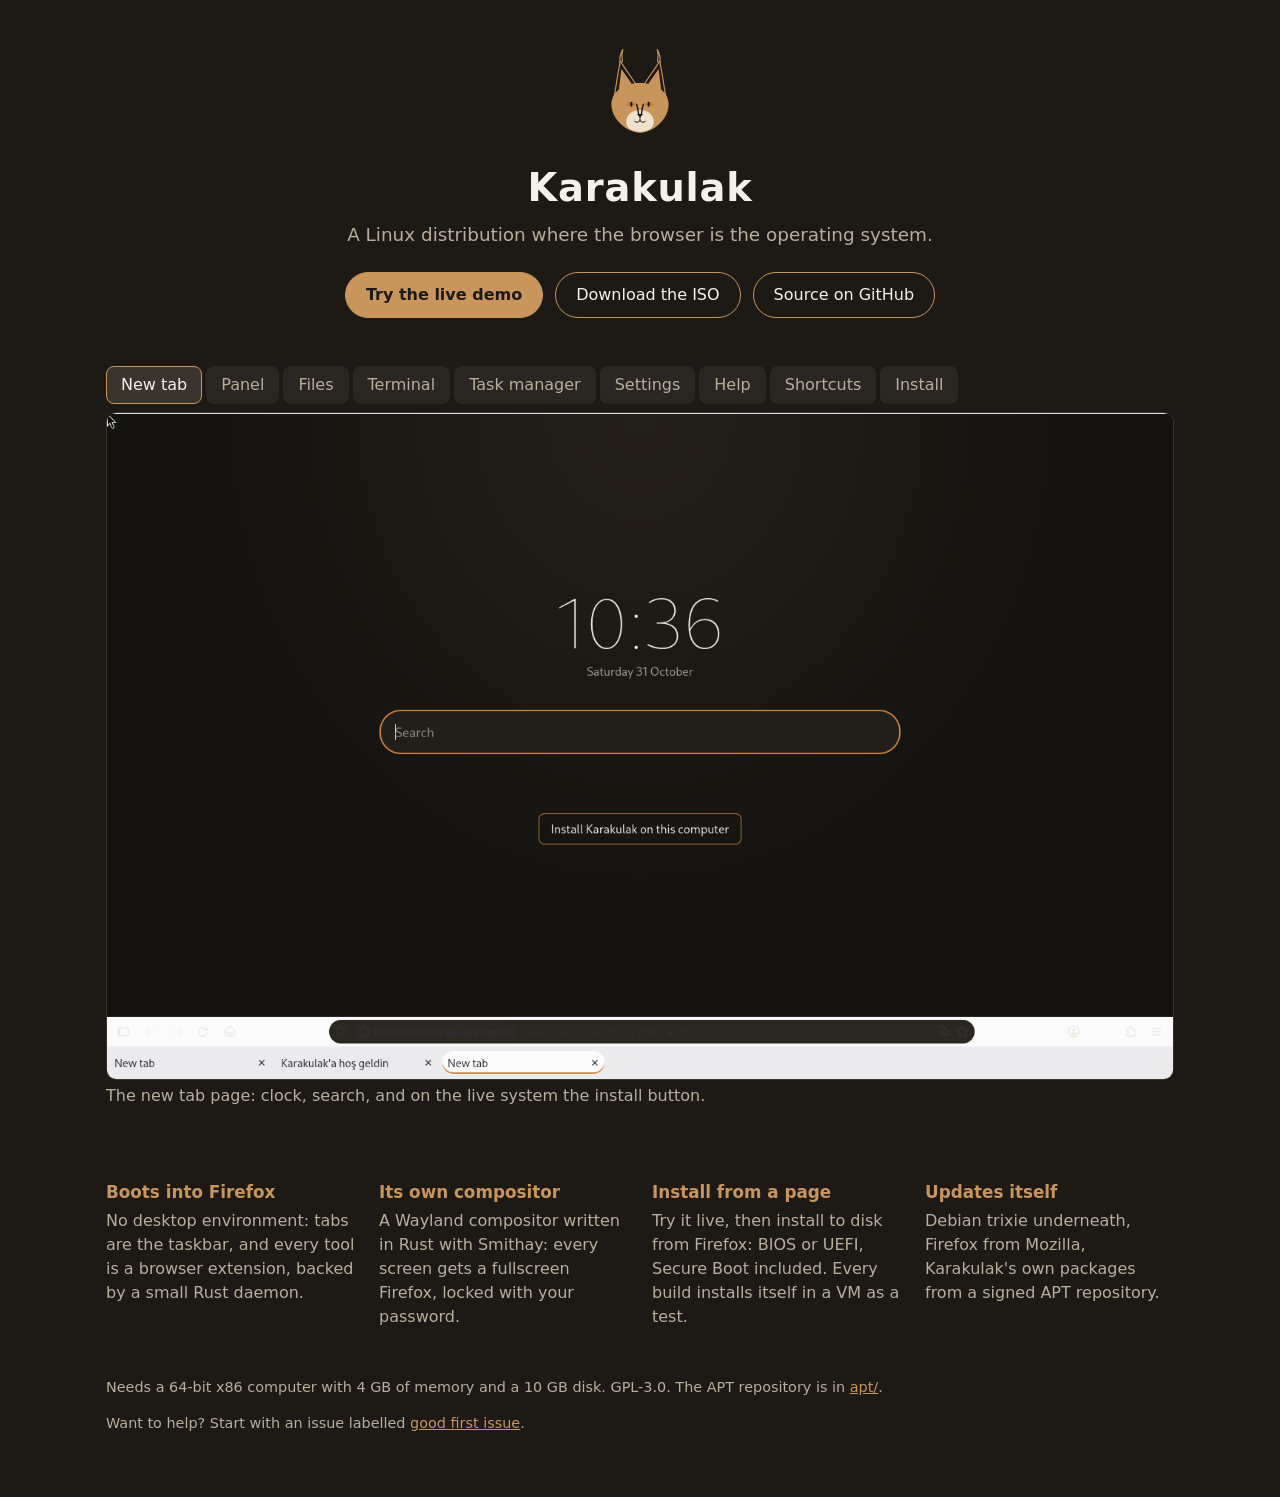
<file: index.html>
<!doctype html>
<html lang="en">
<head>
<meta charset="utf-8">
<meta name="viewport" content="width=device-width, initial-scale=1">
<title>Karakulak</title>
<meta name="description" content="A Linux distribution where the browser is the operating system.">
<link rel="icon" href="logo.svg">
<style>
	:root {
		--bg: #1d1a16;
		--fg: #f5f1ea;
		--muted: #b9ad9c;
		--accent: #c8955c;
		--tab: #2a2621;
	}
	* { box-sizing: border-box; }
	body {
		margin: 0;
		background: var(--bg);
		color: var(--fg);
		font: 16px/1.5 system-ui, sans-serif;
	}
	header, main, footer {
		max-width: 1100px;
		margin: 0 auto;
		padding: 0 16px;
	}
	header { text-align: center; padding-top: 48px; }
	header img { width: 96px; }
	h1 { font-size: 2.4rem; margin: 8px 0 0; letter-spacing: 0.02em; }
	.tagline { color: var(--muted); font-size: 1.15rem; margin: 4px 0 24px; }
	.actions { display: flex; gap: 12px; justify-content: center; flex-wrap: wrap; margin-bottom: 40px; }
	.actions a {
		padding: 10px 20px;
		border-radius: 999px;
		border: 1px solid var(--accent);
		color: var(--fg);
		text-decoration: none;
	}
	.actions a.primary { background: var(--accent); color: var(--bg); font-weight: 600; }

	/* The tour: a radio button per page, the tab strip below the screen as in Karakulak. */
	.tour input { position: absolute; opacity: 0; pointer-events: none; }
	.screen {
		border-radius: 10px;
		overflow: hidden;
		border: 1px solid #3a342c;
		background: #000;
		aspect-ratio: 1440 / 900;
		position: relative;
	}
	.screen figure { margin: 0; position: absolute; inset: 0; display: none; }
	.screen img { width: 100%; height: 100%; display: block; object-fit: cover; }
	.tabs {
		display: flex;
		gap: 4px;
		overflow-x: auto;
		padding: 8px 0;
	}
	.tabs label {
		flex: 0 0 auto;
		padding: 6px 14px;
		border-radius: 8px;
		background: var(--tab);
		color: var(--muted);
		cursor: pointer;
		white-space: nowrap;
		border: 1px solid transparent;
	}
	.caption { color: var(--muted); min-height: 3em; margin: 4px 0 0; }
	.caption span { display: none; }
	.tour input:focus-visible + label { outline: 2px solid var(--accent); }
	.f-panel img { object-fit: contain; background: #f5f1ea; }
	.tour:has(#p-newtab:checked) .f-newtab, .tour:has(#p-newtab:checked) .c-newtab { display: block; }
	#p-newtab:checked + label { color: var(--fg); border-color: var(--accent); background: #3a342c; }
	.tour:has(#p-panel:checked) .f-panel, .tour:has(#p-panel:checked) .c-panel { display: block; }
	#p-panel:checked + label { color: var(--fg); border-color: var(--accent); background: #3a342c; }
	.tour:has(#p-files:checked) .f-files, .tour:has(#p-files:checked) .c-files { display: block; }
	#p-files:checked + label { color: var(--fg); border-color: var(--accent); background: #3a342c; }
	.tour:has(#p-terminal:checked) .f-terminal, .tour:has(#p-terminal:checked) .c-terminal { display: block; }
	#p-terminal:checked + label { color: var(--fg); border-color: var(--accent); background: #3a342c; }
	.tour:has(#p-tasks:checked) .f-tasks, .tour:has(#p-tasks:checked) .c-tasks { display: block; }
	#p-tasks:checked + label { color: var(--fg); border-color: var(--accent); background: #3a342c; }
	.tour:has(#p-settings:checked) .f-settings, .tour:has(#p-settings:checked) .c-settings { display: block; }
	#p-settings:checked + label { color: var(--fg); border-color: var(--accent); background: #3a342c; }
	.tour:has(#p-help:checked) .f-help, .tour:has(#p-help:checked) .c-help { display: block; }
	#p-help:checked + label { color: var(--fg); border-color: var(--accent); background: #3a342c; }
	.tour:has(#p-shortcuts:checked) .f-shortcuts, .tour:has(#p-shortcuts:checked) .c-shortcuts { display: block; }
	#p-shortcuts:checked + label { color: var(--fg); border-color: var(--accent); background: #3a342c; }
	.tour:has(#p-install:checked) .f-install, .tour:has(#p-install:checked) .c-install { display: block; }
	#p-install:checked + label { color: var(--fg); border-color: var(--accent); background: #3a342c; }
	section.about { display: grid; gap: 24px; grid-template-columns: repeat(auto-fit, minmax(240px, 1fr)); margin: 48px 0; }
	section.about h2 { font-size: 1.05rem; color: var(--accent); margin: 0 0 4px; }
	section.about p { margin: 0; color: var(--muted); }
	footer { color: var(--muted); padding-bottom: 48px; font-size: 0.9rem; }
	footer a, section.about a { color: var(--accent); }
</style>
</head>
<body>
<header>
	<img src="logo.svg" alt="">
	<h1>Karakulak</h1>
	<p class="tagline">A Linux distribution where the browser is the operating system.</p>
	<div class="actions">
		<a class="primary" href="demo/">Try the live demo</a>
		<a href="https://github.com/onurbaydas/karakulak/releases/latest">Download the ISO</a>
		<a href="https://github.com/onurbaydas/karakulak">Source on GitHub</a>
	</div>
</header>
<main>
	<div class="tour">
		<div class="tabs">
		<input type="radio" name="page" id="p-newtab" checked><label for="p-newtab">New tab</label>
		<input type="radio" name="page" id="p-panel"><label for="p-panel">Panel</label>
		<input type="radio" name="page" id="p-files"><label for="p-files">Files</label>
		<input type="radio" name="page" id="p-terminal"><label for="p-terminal">Terminal</label>
		<input type="radio" name="page" id="p-tasks"><label for="p-tasks">Task manager</label>
		<input type="radio" name="page" id="p-settings"><label for="p-settings">Settings</label>
		<input type="radio" name="page" id="p-help"><label for="p-help">Help</label>
		<input type="radio" name="page" id="p-shortcuts"><label for="p-shortcuts">Shortcuts</label>
		<input type="radio" name="page" id="p-install"><label for="p-install">Install</label>
		</div>
		<div class="screen">
			<figure class="f-newtab"><img src="screenshots/newtab.png" alt="New tab" loading="eager"></figure>
			<figure class="f-panel"><img src="screenshots/panel.png" alt="Panel" loading="lazy"></figure>
			<figure class="f-files"><img src="screenshots/files.png" alt="Files" loading="lazy"></figure>
			<figure class="f-terminal"><img src="screenshots/terminal.png" alt="Terminal" loading="lazy"></figure>
			<figure class="f-tasks"><img src="screenshots/tasks.png" alt="Task manager" loading="lazy"></figure>
			<figure class="f-settings"><img src="screenshots/settings.png" alt="Settings" loading="lazy"></figure>
			<figure class="f-help"><img src="screenshots/help.png" alt="Help" loading="lazy"></figure>
			<figure class="f-shortcuts"><img src="screenshots/shortcuts.png" alt="Shortcuts" loading="lazy"></figure>
			<figure class="f-install"><img src="screenshots/install.png" alt="Install" loading="lazy"></figure>
		</div>
		<p class="caption">
			<span class="c-newtab">The new tab page: clock, search, and on the live system the install button.</span>
			<span class="c-panel">The panel: power mode, sound, brightness, Wi-Fi, Bluetooth, and the system's buttons.</span>
			<span class="c-files">Files: a file manager as an extension page.</span>
			<span class="c-terminal">A terminal, also a page in Firefox.</span>
			<span class="c-tasks">Task manager: CPU, memory, disk and running programs.</span>
			<span class="c-settings">Settings: screens, night light, accessibility, language, keyboard, updates, backups.</span>
			<span class="c-help">Help, with a link to report a problem.</span>
			<span class="c-shortcuts">Keyboard shortcuts (Super + /).</span>
			<span class="c-install">Installing Karakulak to disk, from a page.</span>
		</p>
	</div>
	<section class="about">
		<div>
			<h2>Boots into Firefox</h2>
			<p>No desktop environment: tabs are the taskbar, and every tool is a browser extension, backed by a small Rust daemon.</p>
		</div>
		<div>
			<h2>Its own compositor</h2>
			<p>A Wayland compositor written in Rust with Smithay: every screen gets a fullscreen Firefox, locked with your password.</p>
		</div>
		<div>
			<h2>Install from a page</h2>
			<p>Try it live, then install to disk from Firefox: BIOS or UEFI, Secure Boot included. Every build installs itself in a VM as a test.</p>
		</div>
		<div>
			<h2>Updates itself</h2>
			<p>Debian trixie underneath, Firefox from Mozilla, Karakulak's own packages from a signed APT repository.</p>
		</div>
	</section>
</main>
<footer>
	<p>Needs a 64-bit x86 computer with 4 GB of memory and a 10 GB disk. GPL-3.0. The APT repository is in <a href="apt/">apt/</a>.</p>
	<p>Want to help? Start with an issue labelled <a href="https://github.com/onurbaydas/karakulak/labels/good%20first%20issue">good first issue</a>.</p>
</footer>
</body>
</html>
</file>
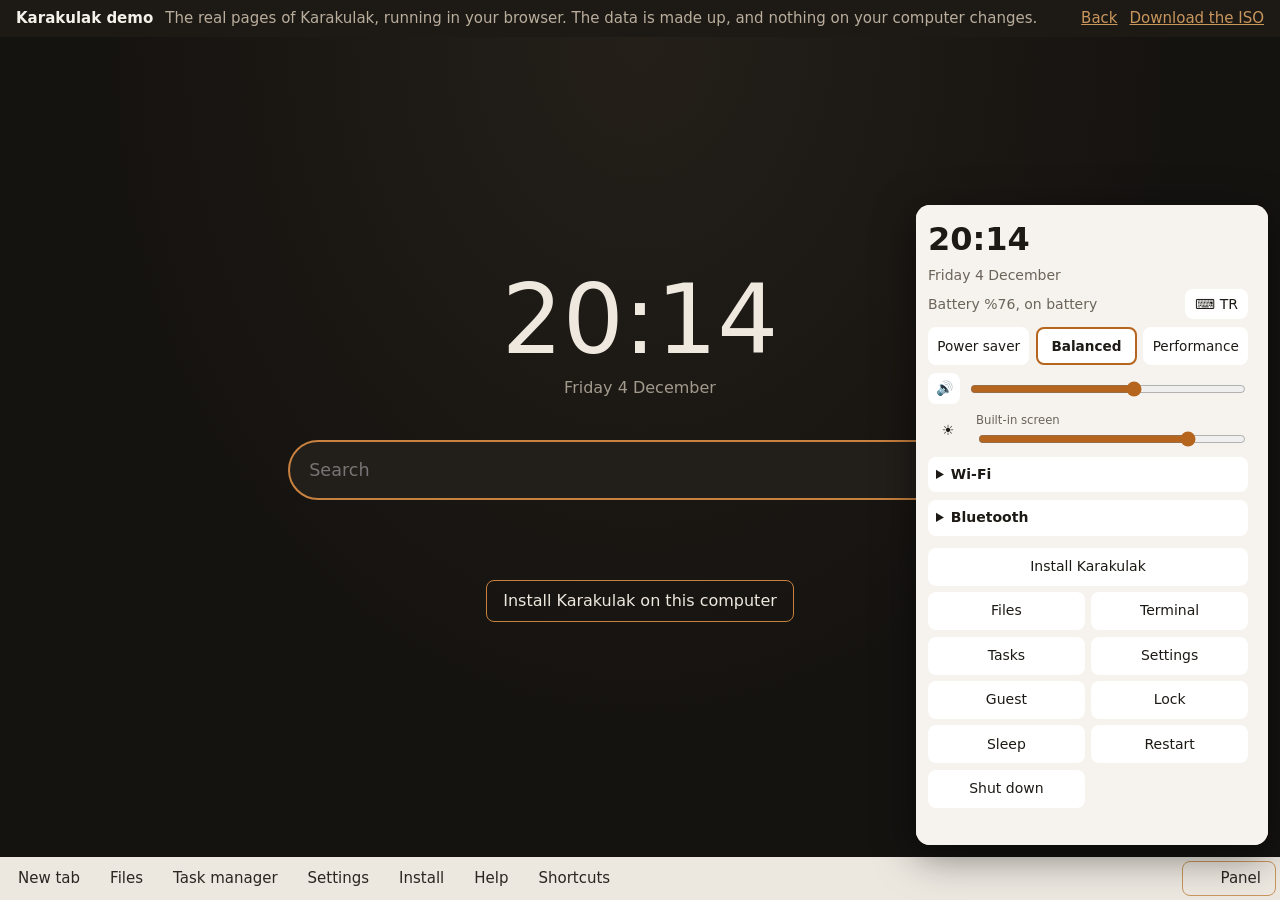
<file: demo/index.html>
<!doctype html>
<html lang="en">
<head>
<meta charset="utf-8">
<meta name="viewport" content="width=device-width, initial-scale=1">
<title>Karakulak demo</title>
<meta name="description" content="Karakulak's own pages running in your browser, with made-up data.">
<link rel="icon" href="logo.svg">
<style>
	:root {
		--bg: #1d1a16;
		--fg: #f5f1ea;
		--muted: #b9ad9c;
		--accent: #c8955c;
		--bar: #ece7df;
		--bar-fg: #2a2621;
	}
	* { box-sizing: border-box; }
	html, body { height: 100%; margin: 0; }
	body {
		background: var(--bg);
		color: var(--fg);
		font: 15px/1.4 system-ui, sans-serif;
		display: flex;
		flex-direction: column;
	}
	.note {
		padding: 8px 16px;
		display: flex;
		gap: 12px;
		align-items: center;
		flex-wrap: wrap;
		color: var(--muted);
	}
	.note strong { color: var(--fg); }
	.note a { color: var(--accent); }
	.note .spacer { flex: 1; }
	/* The screen: one fullscreen Firefox, its tabs at the bottom as in Karakulak. */
	.screen { flex: 1; position: relative; min-height: 0; }
	.screen > iframe { border: 0; width: 100%; height: 100%; display: block; background: #fff; }
	#panel-toggle { position: absolute; opacity: 0; pointer-events: none; }
	.popup {
		display: none;
		position: absolute;
		right: 12px;
		bottom: 12px;
		width: 22rem;
		max-width: calc(100% - 24px);
		height: min(640px, calc(100% - 24px));
		border-radius: 14px;
		overflow: hidden;
		box-shadow: 0 10px 40px rgba(0, 0, 0, 0.5);
	}
	.popup iframe { border: 0; width: 100%; height: 100%; background: #f5f1ea; }
	#panel-toggle:checked ~ .screen .popup { display: block; }
	.bar {
		background: var(--bar);
		color: var(--bar-fg);
		display: flex;
		align-items: center;
		gap: 2px;
		padding: 4px;
		overflow-x: auto;
	}
	.bar a, .bar label {
		flex: 0 0 auto;
		padding: 6px 14px;
		border-radius: 8px;
		color: inherit;
		text-decoration: none;
		cursor: pointer;
		white-space: nowrap;
	}
	.bar a:hover, .bar label:hover { background: #fff; }
	.bar a:focus-visible, #panel-toggle:focus-visible + .screen + .bar label { outline: 2px solid var(--accent); }
	.bar .spacer { flex: 1; }
	.bar label { display: flex; align-items: center; gap: 6px; border: 1px solid var(--accent); }
	.bar label img { width: 18px; height: 18px; }
</style>
</head>
<body>
	<div class="note">
		<strong>Karakulak demo</strong>
		<span>The real pages of Karakulak, running in your browser. The data is made up, and nothing on your computer changes.</span>
		<span class="spacer"></span>
		<a href="../">Back</a>
		<a href="https://github.com/onurbaydas/karakulak/releases/latest">Download the ISO</a>
	</div>
	<input type="checkbox" id="panel-toggle" checked>
	<div class="screen">
		<iframe name="screen" src="newtab.html" title="Karakulak"></iframe>
		<div class="popup"><iframe src="popup.html" title="Panel"></iframe></div>
	</div>
	<nav class="bar">
		<a href="newtab.html" target="screen">New tab</a>
		<a href="files.html" target="screen">Files</a>
		<a href="tasks.html" target="screen">Task manager</a>
		<a href="settings.html" target="screen">Settings</a>
		<a href="install.html" target="screen">Install</a>
		<a href="help.html" target="screen">Help</a>
		<a href="shortcuts.html" target="screen">Shortcuts</a>
		<span class="spacer"></span>
		<label for="panel-toggle"><img src="icon.svg" alt="">Panel</label>
	</nav>
</body>
</html>
</file>
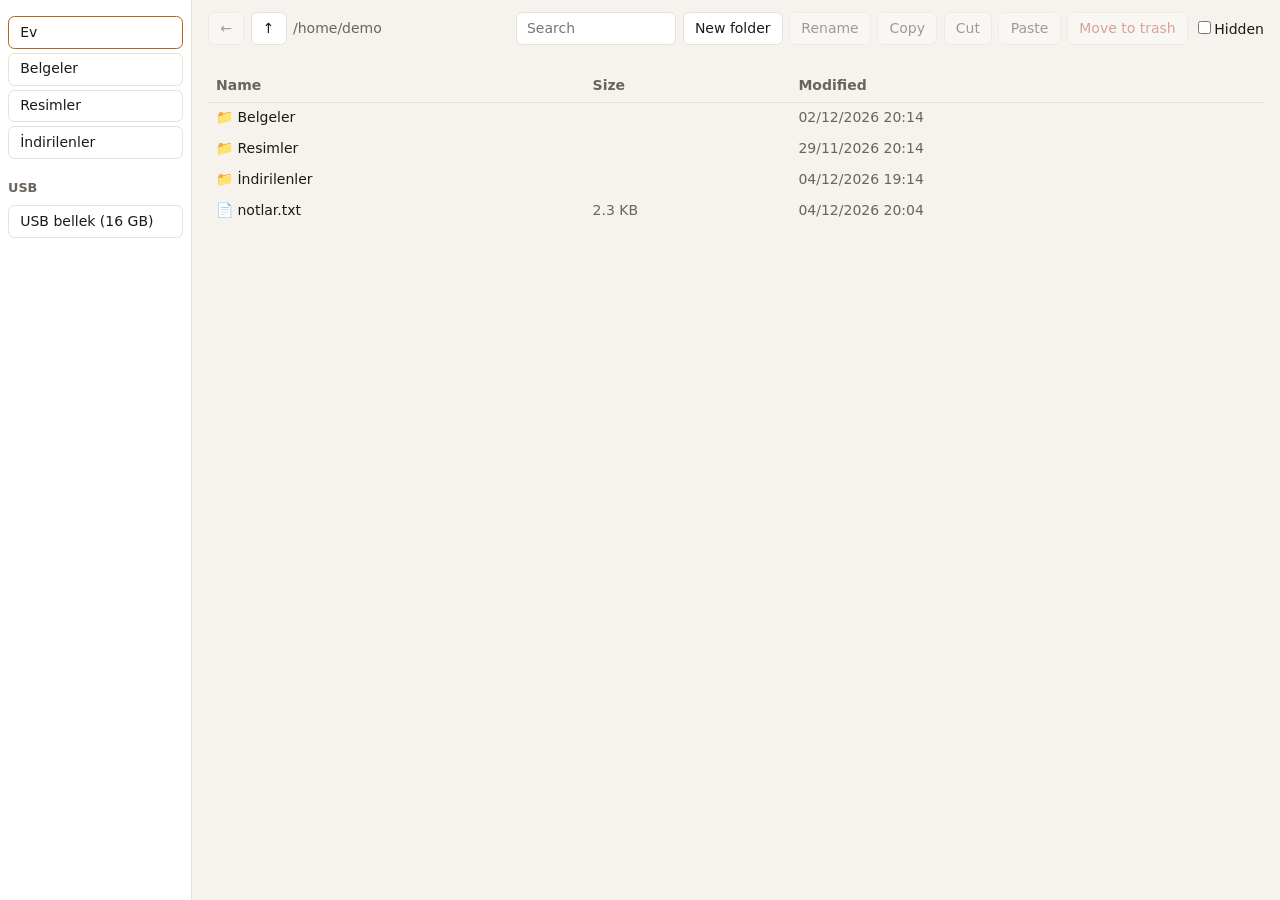
<file: demo/files.html>
<!doctype html>
<html lang="tr">
<head>
  <meta charset="utf-8">
  <title>Dosyalar</title>
  <link rel="stylesheet" href="files.css">
  <script type="module" src="boot.js"></script>
</head>
<body></body>
</html>
</file>
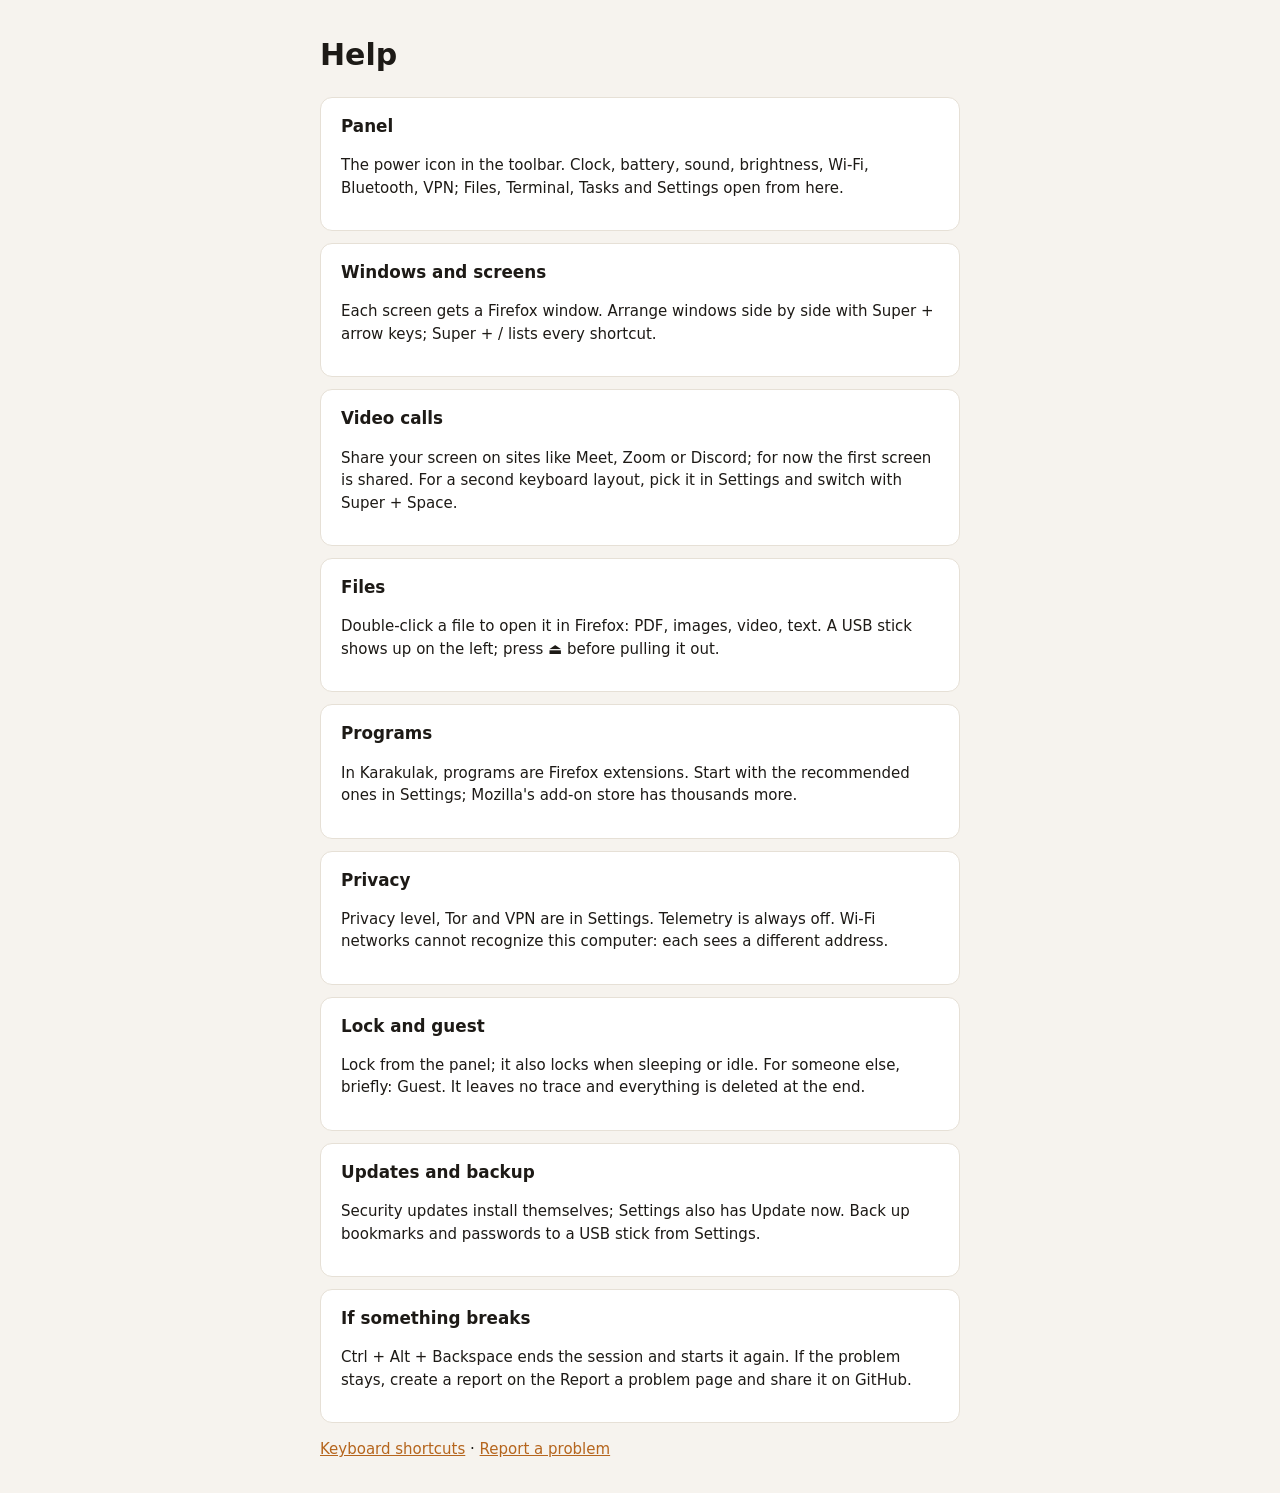
<file: demo/help.html>
<!doctype html>
<html>
<head>
  <meta charset="utf-8">
  <title>Karakulak</title>
  <link rel="stylesheet" href="settings.css">
  <script type="module" src="boot.js"></script>
</head>
<body></body>
</html>
</file>
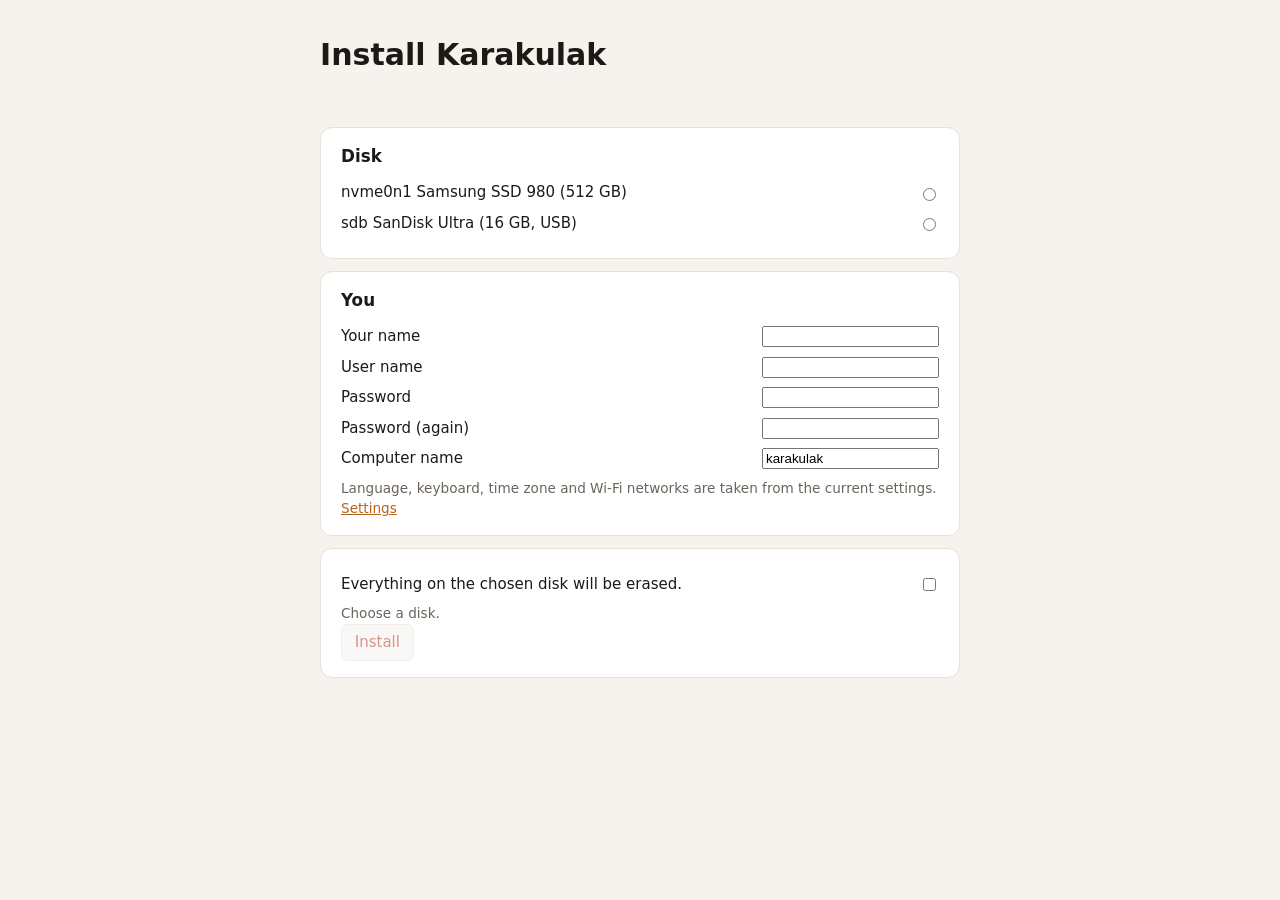
<file: demo/install.html>
<!doctype html>
<html>
<head>
  <meta charset="utf-8">
  <title>Karakulak</title>
  <link rel="stylesheet" href="settings.css">
  <link rel="stylesheet" href="tasks.css">
  <script type="module" src="boot.js"></script>
</head>
<body></body>
</html>
</file>
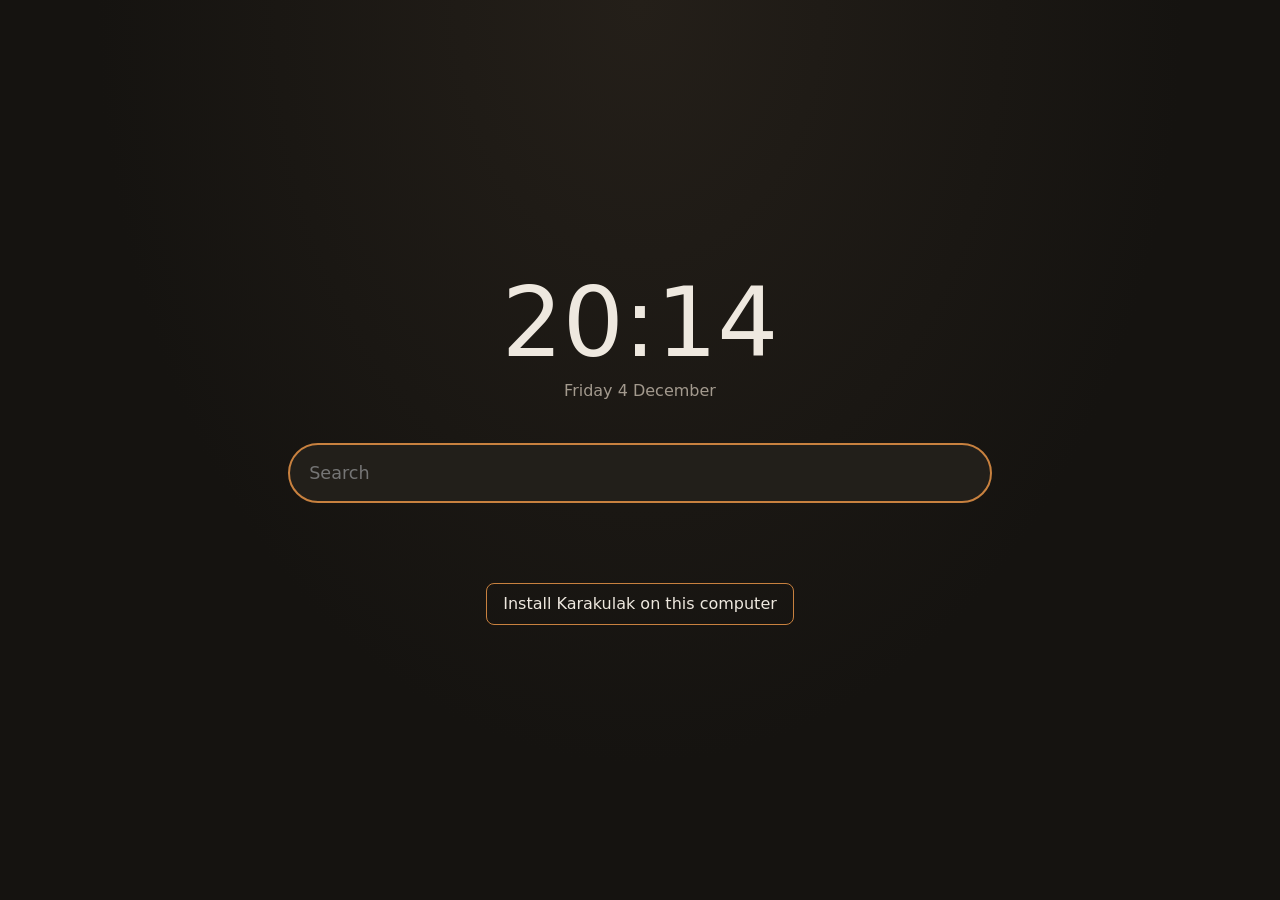
<file: demo/newtab.html>
<!doctype html>
<html lang="tr">
<head>
  <meta charset="utf-8">
  <title>Yeni sekme</title>
  <link rel="stylesheet" href="newtab.css">
  <script type="module" src="boot.js"></script>
</head>
<body></body>
</html>
</file>
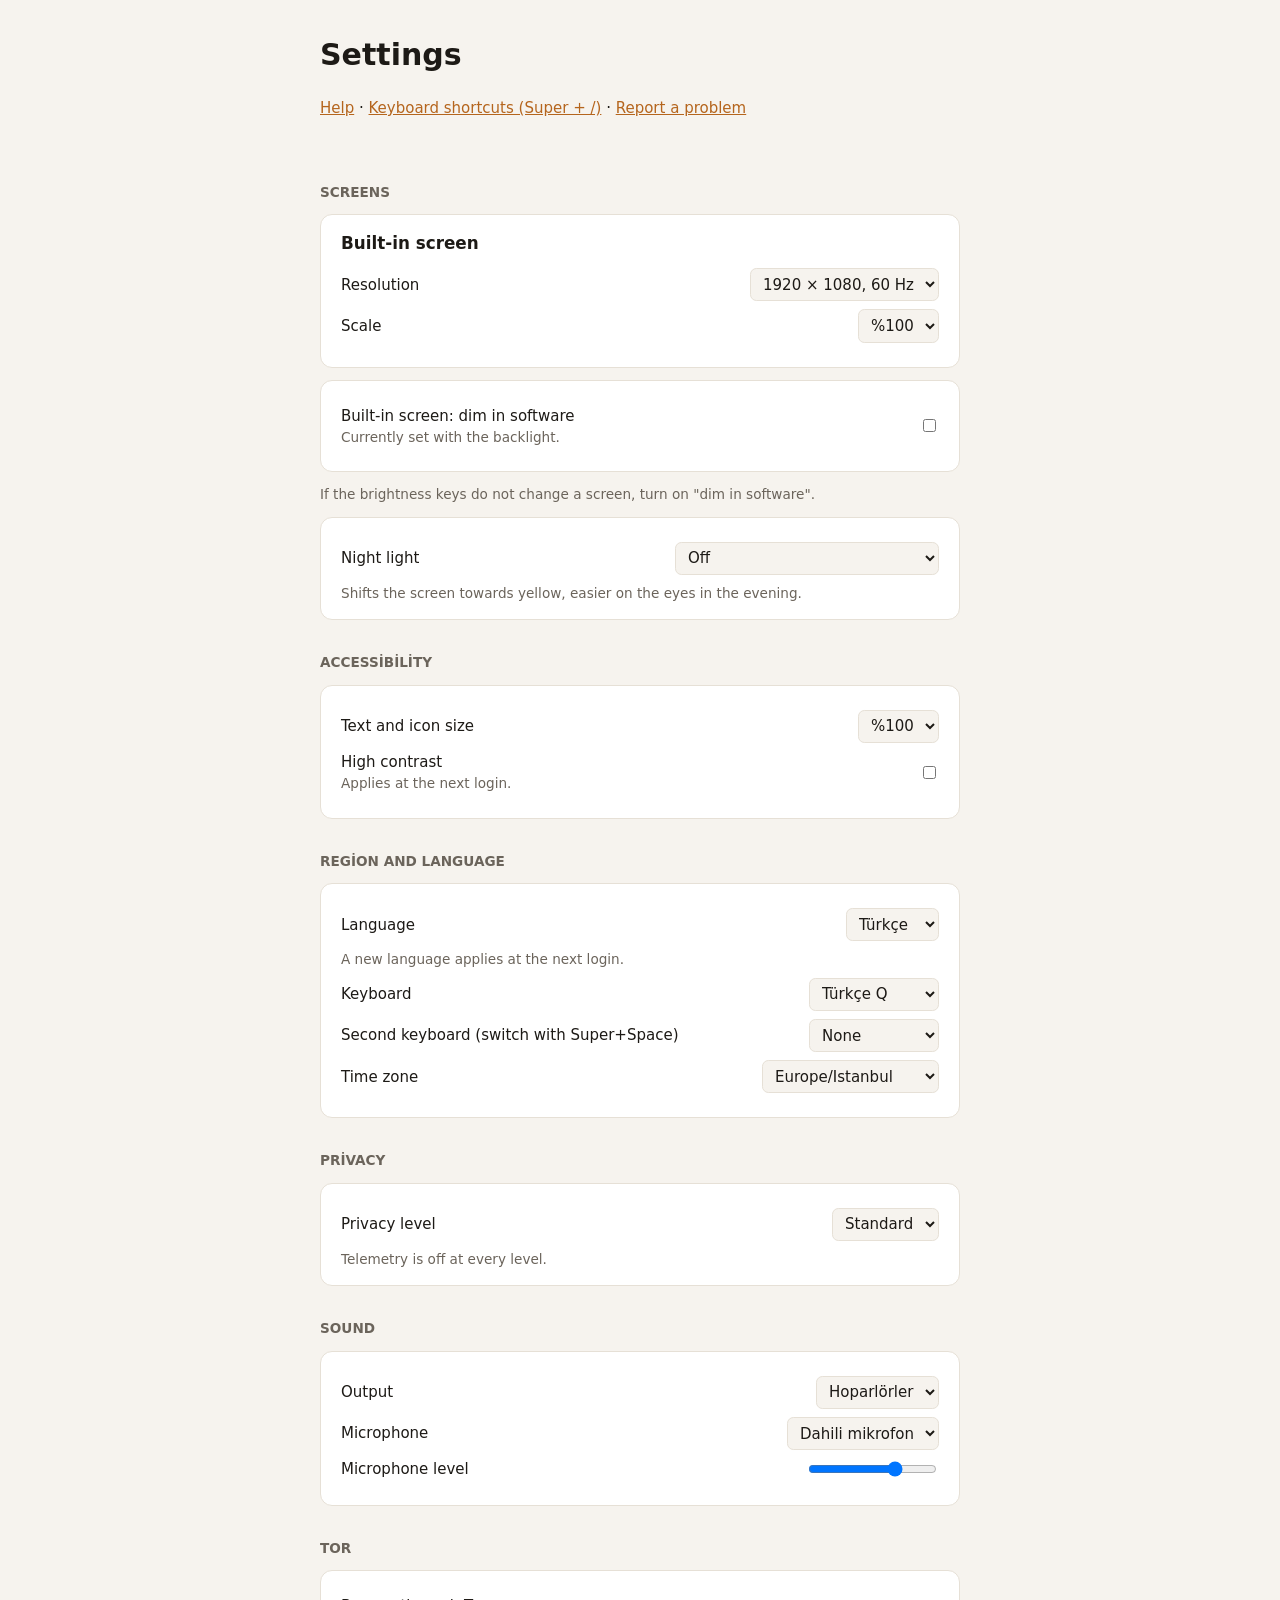
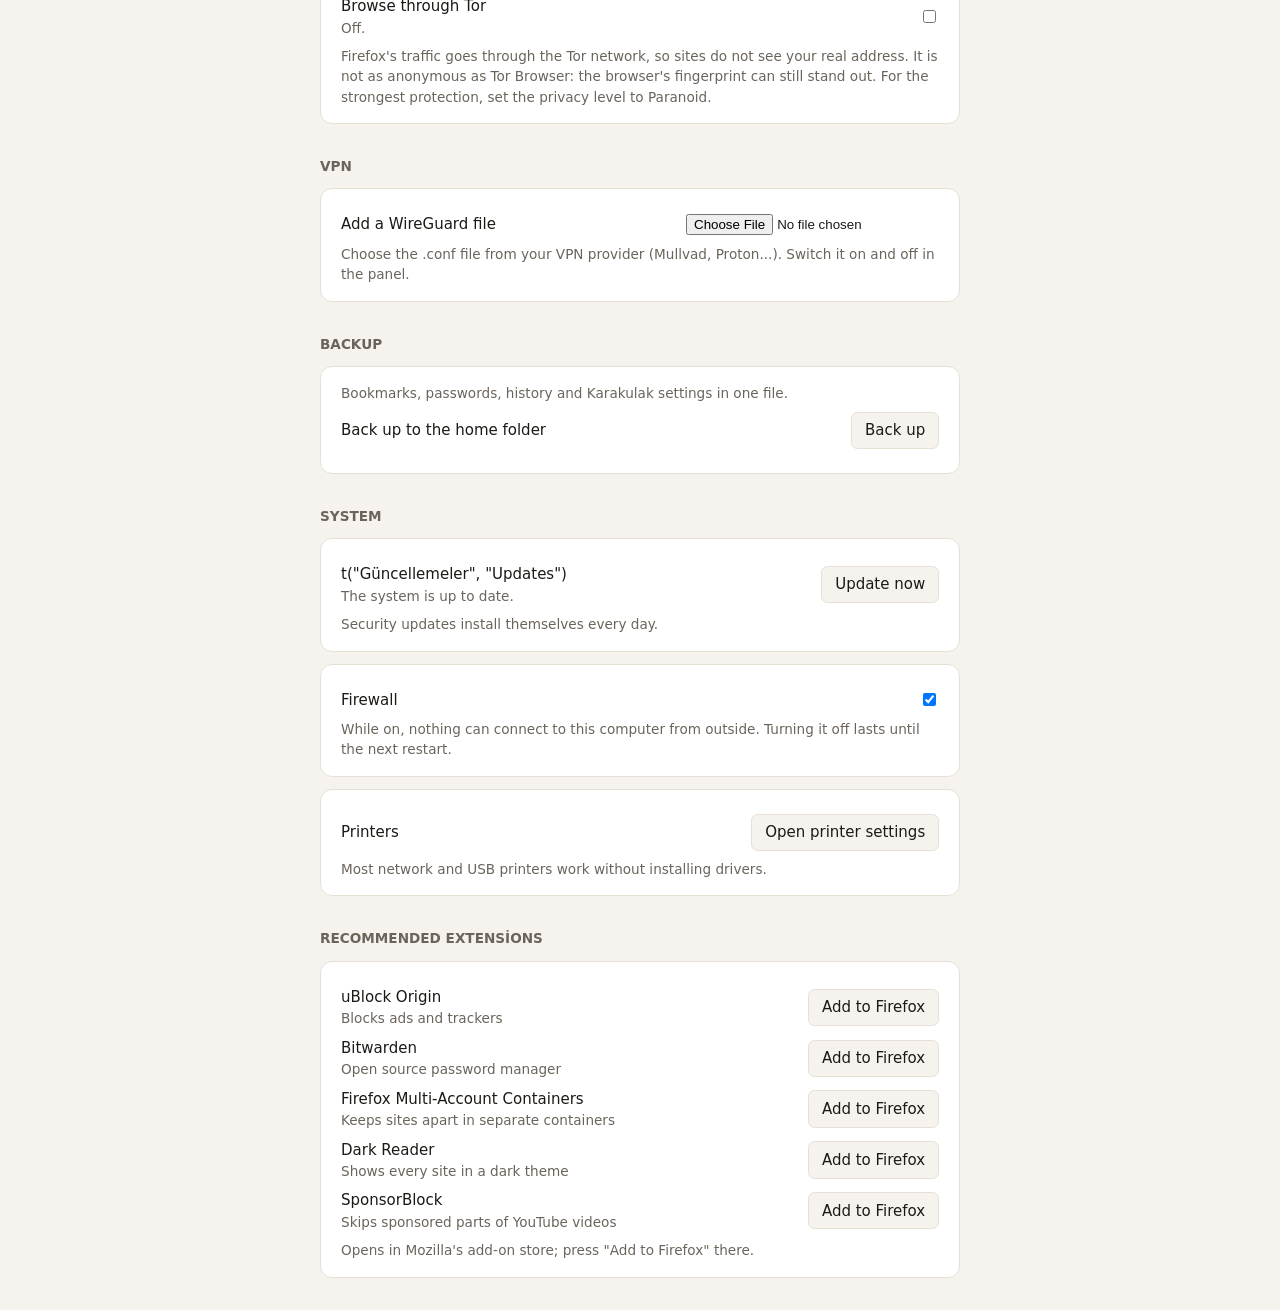
<file: demo/settings.html>
<!doctype html>
<html lang="tr">
<head>
  <meta charset="utf-8">
  <title>Ayarlar</title>
  <link rel="stylesheet" href="settings.css">
  <script type="module" src="boot.js"></script>
</head>
<body></body>
</html>
</file>
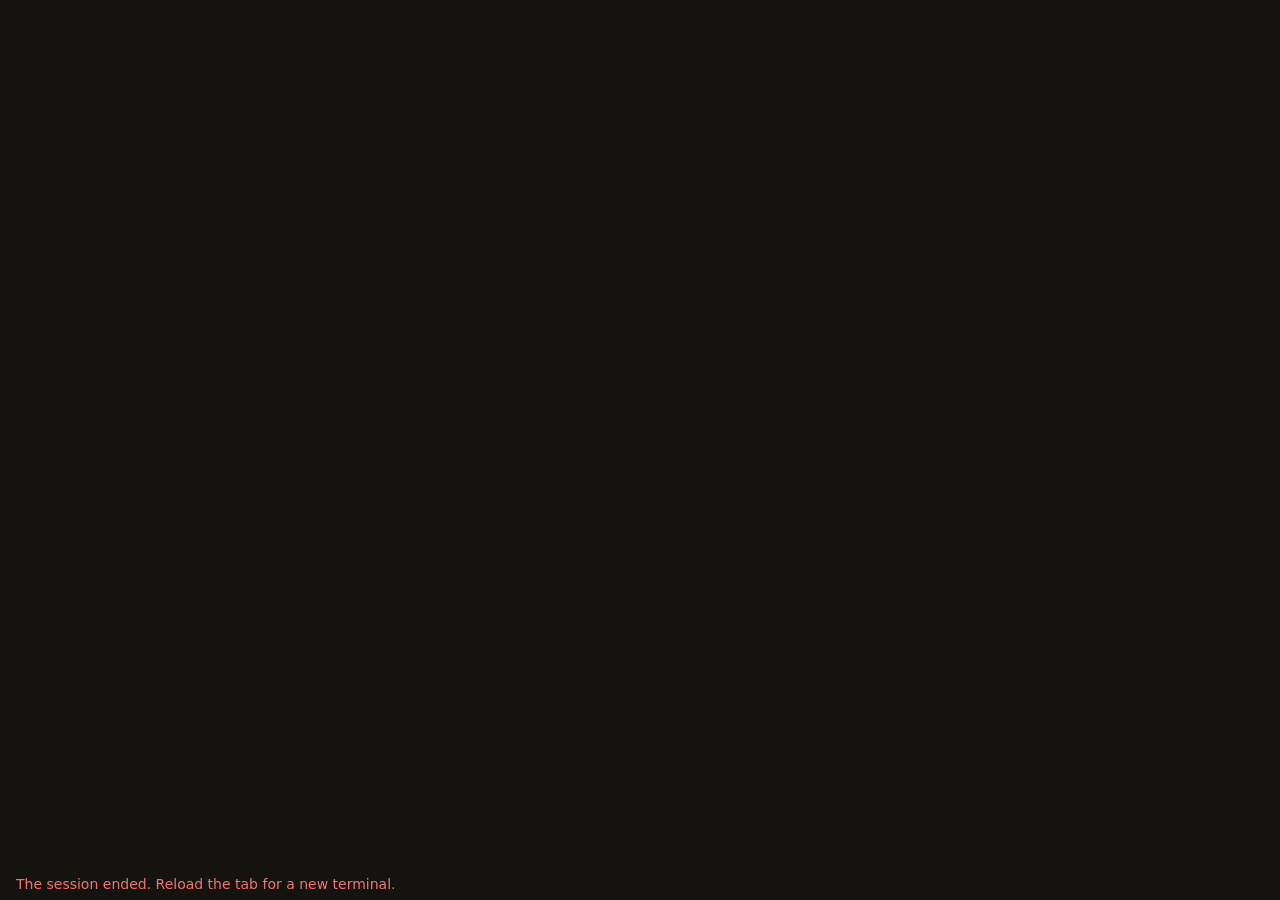
<file: demo/terminal.html>
<!doctype html>
<html lang="tr">
<head>
  <meta charset="utf-8">
  <title>Terminal</title>
  <link rel="stylesheet" href="terminal.css">
  <script type="module" src="boot.js"></script>
</head>
<body></body>
</html>
</file>
<file: demo/files.css>
:root {
  color-scheme: light dark;
  --bg: #f6f3ee;
  --fg: #1d1a16;
  --muted: #6b645b;
  --card: #ffffff;
  --line: #e6e0d6;
  --accent: #b5651d;
  --selected: #f1dcc7;
  --danger: #b3261e;
}

@media (prefers-color-scheme: dark) {
  :root {
    --bg: #151310;
    --fg: #eee8df;
    --muted: #a39a8e;
    --card: #221f1a;
    --line: #2f2b25;
    --selected: #4a3320;
    --danger: #f2766b;
  }
}

body {
  margin: 0;
  background: var(--bg);
  color: var(--fg);
  font: 14px/1.4 system-ui, sans-serif;
}

.files {
  display: grid;
  grid-template-columns: 12rem 1fr;
  min-height: 100vh;
}

.places {
  display: flex;
  flex-direction: column;
  gap: 0.25rem;
  padding: 1rem 0.5rem;
  background: var(--card);
  border-right: 1px solid var(--line);
}

.places button {
  text-align: left;
}

main {
  min-width: 0;
  padding: 0.75rem 1rem;
}

.toolbar {
  display: flex;
  flex-wrap: wrap;
  align-items: center;
  gap: 0.4rem;
}

.path {
  flex: 1;
  min-width: 10rem;
  overflow: hidden;
  text-overflow: ellipsis;
  white-space: nowrap;
  color: var(--muted);
}

button {
  padding: 0.35rem 0.7rem;
  font: inherit;
  color: inherit;
  background: var(--card);
  border: 1px solid var(--line);
  border-radius: 0.4rem;
  cursor: pointer;
}

button:hover:not(:disabled),
button.active {
  border-color: var(--accent);
}

button:disabled {
  opacity: 0.4;
  cursor: default;
}

button.danger {
  color: var(--danger);
}

table {
  width: 100%;
  margin-top: 0.5rem;
  border-collapse: collapse;
  user-select: none;
}

th {
  text-align: left;
  font-weight: 600;
  color: var(--muted);
  border-bottom: 1px solid var(--line);
}

th,
td {
  padding: 0.35rem 0.5rem;
}

tr.selected td {
  background: var(--selected);
}

td.size,
td.date {
  white-space: nowrap;
  color: var(--muted);
}

.error {
  min-height: 1em;
  margin: 0.25rem 0 0;
  color: var(--danger);
}

.note {
  color: var(--muted);
}

.places h2 {
  margin: 1rem 0 0.25rem;
  font-size: 0.8rem;
  font-weight: 600;
  color: var(--muted);
  text-transform: uppercase;
}

.disk {
  display: flex;
  gap: 0.25rem;
}

.disk button:first-child {
  flex: 1;
  text-align: left;
}

.search input {
  width: 10rem;
  padding: 0.35rem 0.6rem;
  font: inherit;
  color: inherit;
  background: var(--card);
  border: 1px solid var(--line);
  border-radius: 0.4rem;
}

.preview {
  position: fixed;
  right: 1rem;
  bottom: 1rem;
  padding: 0.5rem;
  background: var(--card);
  border: 1px solid var(--line);
  border-radius: 0.75rem;
  box-shadow: 0 0.5rem 2rem rgb(0 0 0 / 0.25);
}

.preview img {
  display: block;
  max-width: 22rem;
  max-height: 22rem;
  border-radius: 0.4rem;
}
</file>
<file: demo/settings.css>
:root {
  color-scheme: light dark;
  --bg: #f6f3ee;
  --fg: #1d1a16;
  --muted: #6b645b;
  --card: #ffffff;
  --line: #e6e0d6;
  --accent: #b5651d;
  --danger: #b3261e;
}

@media (prefers-color-scheme: dark) {
  :root {
    --bg: #151310;
    --fg: #eee8df;
    --muted: #a39a8e;
    --card: #221f1a;
    --line: #2f2b25;
    --danger: #f2766b;
  }
}

body {
  margin: 0;
  background: var(--bg);
  color: var(--fg);
  font: 15px/1.5 system-ui, sans-serif;
}

.settings {
  width: min(40rem, 100% - 2rem);
  margin: 2rem auto;
}

h2.group {
  margin-top: 2rem;
  font-size: 0.85rem;
  color: var(--muted);
  text-transform: uppercase;
}

.card {
  margin: 0.75rem 0;
  padding: 1rem 1.25rem;
  background: var(--card);
  border: 1px solid var(--line);
  border-radius: 0.75rem;
}

.card h2 {
  margin: 0 0 0.75rem;
  font-size: 1.05rem;
}

label {
  display: flex;
  justify-content: space-between;
  align-items: center;
  gap: 1rem;
  margin: 0.5rem 0;
}

select {
  padding: 0.35rem 0.5rem;
  font: inherit;
  color: inherit;
  background: var(--bg);
  border: 1px solid var(--line);
  border-radius: 0.4rem;
}

.error {
  min-height: 1em;
  color: var(--danger);
}

.hint {
  margin: 0;
  font-size: 0.85rem;
  color: var(--muted);
}

label small.hint {
  display: block;
}

button {
  padding: 0.4rem 0.8rem;
  font: inherit;
  color: inherit;
  background: var(--bg);
  border: 1px solid var(--line);
  border-radius: 0.4rem;
  cursor: pointer;
}

button:hover:not(:disabled) {
  border-color: var(--accent);
}

button.danger {
  color: var(--danger);
}

button:disabled {
  opacity: 0.5;
}

a {
  color: var(--accent);
}

.keys {
  width: 100%;
  border-collapse: collapse;
}

.keys td {
  padding: 0.4rem 0;
  border-bottom: 1px solid var(--line);
}

.keys td:first-child {
  width: 16rem;
}

kbd {
  font: 0.9rem ui-monospace, monospace;
  padding: 0.15rem 0.45rem;
  background: var(--bg);
  border: 1px solid var(--line);
  border-radius: 0.3rem;
}

.report {
  max-height: 60vh;
  overflow: auto;
  padding: 1rem;
  font: 0.8rem/1.4 ui-monospace, monospace;
  white-space: pre-wrap;
  background: var(--card);
  border: 1px solid var(--line);
  border-radius: 0.5rem;
}
</file>
<file: demo/tasks.css>
.tasks {
  width: min(56rem, 100% - 2rem);
  margin: 2rem auto;
}

.meters {
  display: grid;
  gap: 0.6rem;
  margin-bottom: 1.5rem;
}

.meter {
  display: grid;
  grid-template-columns: 6rem 1fr 10rem;
  align-items: center;
  gap: 1rem;
}

.meter small {
  color: var(--muted);
  text-align: right;
}

.track {
  height: 0.6rem;
  background: var(--card);
  border: 1px solid var(--line);
  border-radius: 999px;
  overflow: hidden;
}

.fill {
  height: 100%;
  background: var(--accent);
}

table {
  width: 100%;
  border-collapse: collapse;
}

th,
td {
  padding: 0.35rem 0.5rem;
  text-align: left;
  border-bottom: 1px solid var(--line);
}

th {
  color: var(--muted);
  font-weight: 600;
}

.num {
  text-align: right;
  white-space: nowrap;
}

.actions {
  text-align: right;
  white-space: nowrap;
}

.actions button {
  padding: 0.2rem 0.6rem;
  font-size: 0.85rem;
}
</file>
<file: demo/newtab.css>
:root {
  --bg: #151310;
  --fg: #eee8df;
  --muted: #a39a8e;
  --field: #221f1a;
  --accent: #c8813f;
}

body {
  margin: 0;
  min-height: 100vh;
  display: grid;
  place-items: center;
  background: radial-gradient(ellipse at top, #241f19, var(--bg) 60%);
  color: var(--fg);
  font: 16px/1.5 system-ui, sans-serif;
}

.newtab {
  width: min(44rem, 100% - 2rem);
  text-align: center;
}

time {
  display: block;
  font-size: 6rem;
  font-weight: 200;
  line-height: 1;
}

.date {
  margin: 0.5rem 0 2.5rem;
  color: var(--muted);
}

input {
  box-sizing: border-box;
  width: 100%;
  padding: 0.9rem 1.2rem;
  font: inherit;
  font-size: 1.1rem;
  color: inherit;
  background: var(--field);
  border: 2px solid transparent;
  border-radius: 999px;
  outline: none;
}

input:focus {
  border-color: var(--accent);
}

.sites {
  display: grid;
  grid-template-columns: repeat(auto-fill, minmax(6.5rem, 1fr));
  gap: 1rem;
  margin-top: 2.5rem;
}

.sites a {
  display: flex;
  flex-direction: column;
  align-items: center;
  gap: 0.4rem;
  color: inherit;
  text-decoration: none;
}

.letter {
  display: grid;
  place-items: center;
  width: 3.5rem;
  height: 3.5rem;
  font-size: 1.4rem;
  font-weight: 600;
  background: var(--field);
  border-radius: 1rem;
}

.sites a:hover .letter {
  outline: 2px solid var(--accent);
}

.title {
  width: 100%;
  overflow: hidden;
  text-overflow: ellipsis;
  white-space: nowrap;
  font-size: 0.85rem;
  color: var(--muted);
}

.install {
  display: inline-block;
  margin-top: 2.5rem;
  padding: 0.5rem 1rem;
  color: inherit;
  text-decoration: none;
  border: 1px solid var(--accent);
  border-radius: 0.5rem;
}
</file>
<file: demo/terminal.css>
:root {
  --bg: #151310;
  --fg: #eee8df;
}

body {
  margin: 0;
  background: var(--bg);
}

.terminal {
  margin: 0;
  padding: 8px;
  min-height: calc(100vh - 16px);
  color: var(--fg);
  font: 14px/18px "DejaVu Sans Mono", "Noto Sans Mono", monospace;
  outline: none;
  white-space: pre;
}

.ended {
  position: fixed;
  bottom: 0;
  margin: 0;
  padding: 0.5rem 1rem;
  color: #f2766b;
  font: 14px system-ui, sans-serif;
}
</file>
